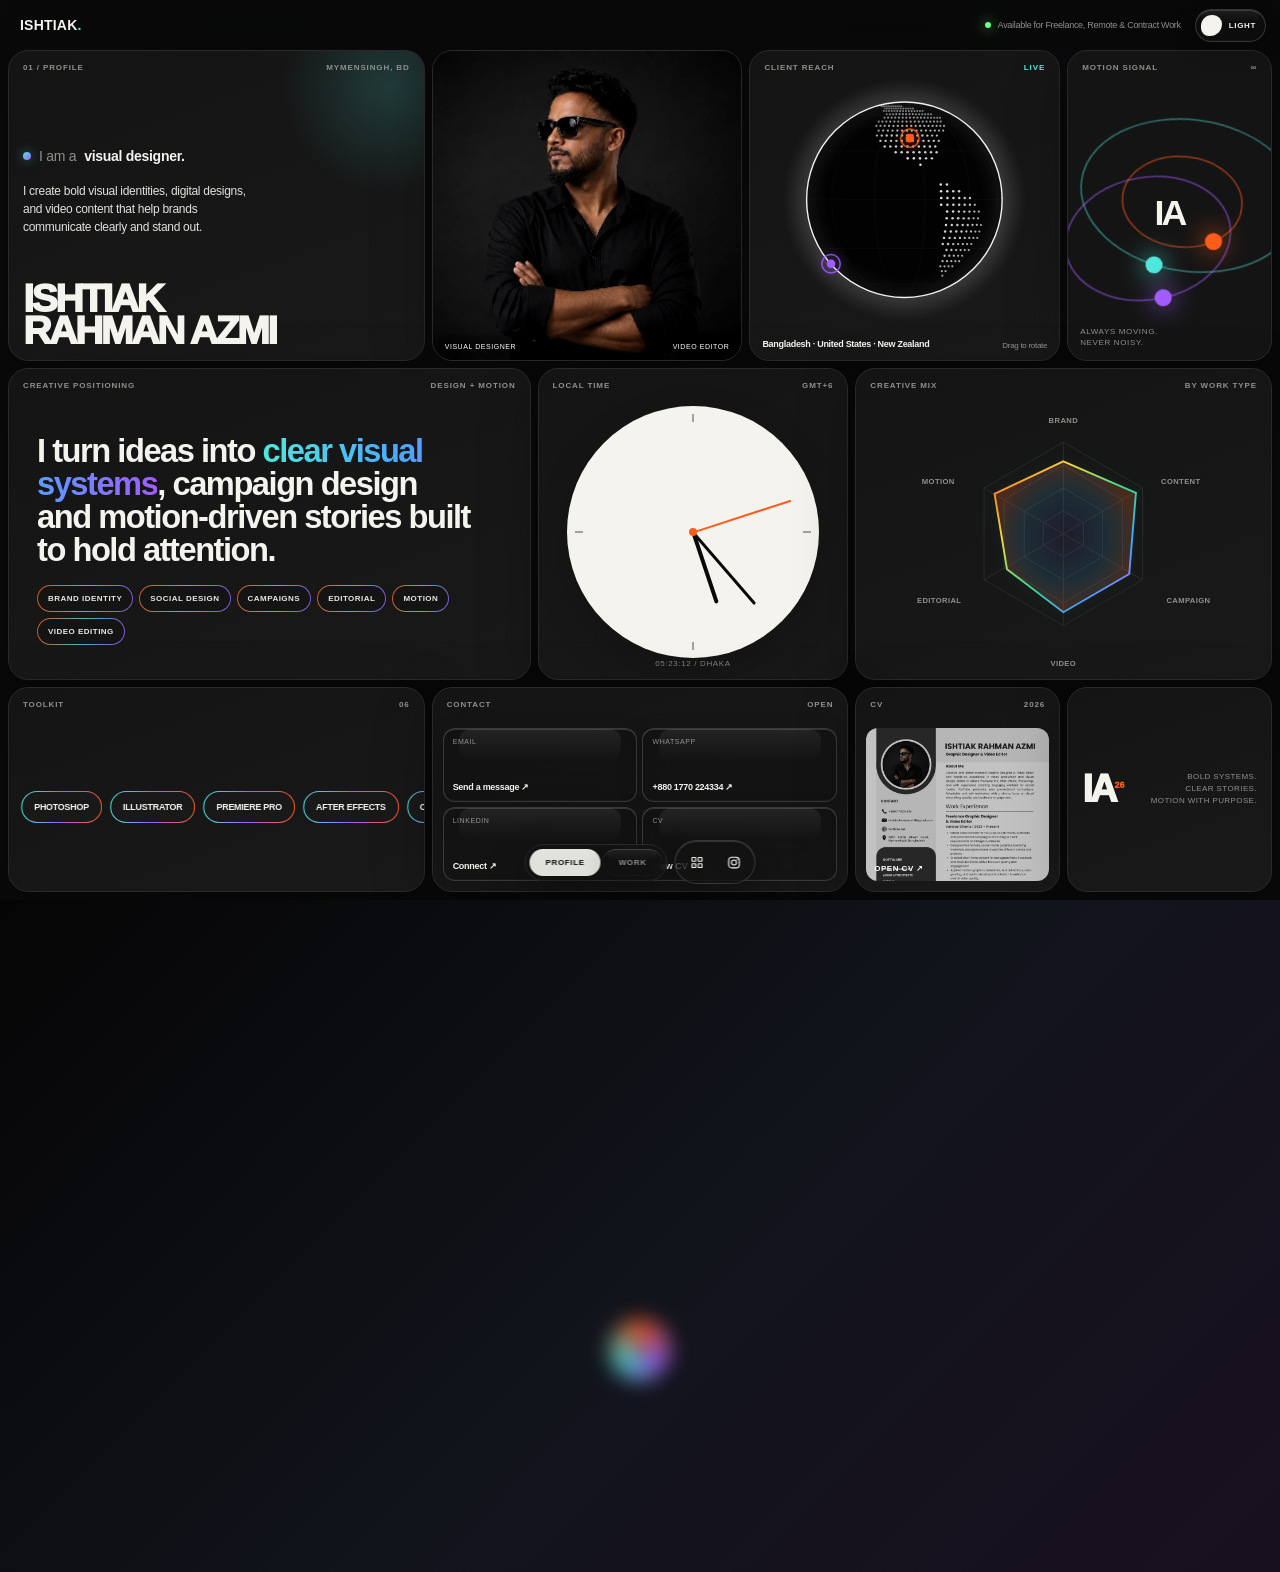
<file: index.html>
<!doctype html>
<html lang="en" data-theme="dark">
<head>
  <meta charset="utf-8" />
  <meta name="viewport" content="width=device-width, initial-scale=1" />
  <meta name="description" content="Portfolio of Ishtiak Rahman Azmi — Visual Designer & Video Editor." />
  <meta name="theme-color" content="#090909" />
  <title>Ishtiak Rahman Azmi — Visual Designer & Video Editor</title>
  <link rel="icon" type="image/svg+xml" href="favicon.svg?v=3" />
  <link rel="canonical" href="https://ishtiakrahmanazmi.github.io/" />
<meta name="google-site-verification" content="FWdW4SpblJh7jqUW-KXr2Nm4MtzYyu2Vf484Ez4yv-M" />
<!-- Social sharing preview -->
<meta property="og:type" content="website" />
<meta property="og:title" content="Ishtiak Rahman Azmi | Visual Designer & Video Editor" />
<meta property="og:description" content="Portfolio of Ishtiak Rahman Azmi, featuring brand identity, campaign design, motion and video work." />
<meta property="og:url" content="https://ishtiakrahmanazmi.github.io/" />
<meta property="og:image" content="https://ishtiakrahmanazmi.github.io/og-image.png" />
<meta property="og:image:width" content="1200" />
<meta property="og:image:height" content="630" />
<meta property="og:image:type" content="image/png" />

<!-- X / Twitter preview -->
<meta name="twitter:card" content="summary_large_image" />
<meta name="twitter:title" content="Ishtiak Rahman Azmi | Visual Designer & Video Editor" />
<meta name="twitter:description" content="Portfolio featuring brand identity, campaign design, motion and video work." />
<meta name="twitter:image" content="https://ishtiakrahmanazmi.github.io/og-image.png" />
  <link rel="stylesheet" href="styles.css" />
</head>
<body>
  <a class="skip-link" href="#main">Skip to content</a>
  <div class="noise" aria-hidden="true"></div>
  <div class="page-transition" id="pageTransition" aria-hidden="true"><span></span></div>

  <div class="site-shell">
    <header class="topbar">
      <button class="brand-button" data-view="profile" aria-label="Open profile view">ISHTIAK<span>.</span></button>
      <div class="topbar-right">
        <div class="availability"><i></i>Available for Freelance, Remote & Contract Work</div>
        
        <button class="theme-toggle" id="themeToggle" aria-label="Toggle light and dark theme"><b></b><span>LIGHT</span></button>
      </div>
    </header>

    <main id="main">
      <section class="view active" id="profileView" data-view-name="profile">
        <h1 class="sr-only">Ishtiak Rahman Azmi — Visual Designer & Video Editor</h1>

        <section class="dashboard-grid" aria-label="Portfolio profile dashboard">
          <article class="dash-card intro-card g-intro reveal">
            <div class="card-top"><span>01 / PROFILE</span><span>Mymensingh, BD</span></div>
            <div class="intro-main">
              <div class="role-line"><i></i><span>I am a</span><strong id="roleText">visual designer.</strong></div>
              <p class="intro-copy">I create bold visual identities, digital designs, and video content that help brands communicate clearly and stand out.</p>
            </div>
            <div class="intro-name">ISHTIAK<br>RAHMAN AZMI</div>
          </article>

          <article class="dash-card portrait-card g-portrait reveal">
            <img src="assets/images/portrait.webp" alt="Ishtiak Rahman Azmi" />
            <div class="portrait-footer"><span>VISUAL DESIGNER</span><span>VIDEO EDITOR</span></div>
          </article>

          <article class="dash-card globe-card g-globe reveal">
            <div class="card-top"><span>CLIENT REACH</span><span class="live-chip">LIVE</span></div>
            <canvas id="globeCanvas" aria-label="Interactive globe showing client reach in Bangladesh, United States and New Zealand"></canvas>
            <div class="globe-footer"><strong>Bangladesh · United States · New Zealand</strong><span>Drag to rotate</span></div>
          </article>

          <article class="dash-card kinetic-card g-kinetic reveal" aria-label="Continuous motion visual">
            <div class="card-top"><span>MOTION SIGNAL</span><span>∞</span></div>
            <div class="kinetic-orbit" aria-hidden="true">
              <svg class="kinetic-svg" viewBox="0 0 220 220" aria-hidden="true">
                <defs>
                  <path id="motionPathA" d="M20 110 A90 62 0 1 0 200 110 A90 62 0 1 0 20 110"/>
                  <path id="motionPathB" d="M42 110 A68 50 0 1 0 178 110 A68 50 0 1 0 42 110"/>
                  <path id="motionPathC" d="M61 110 A49 37 0 1 0 159 110 A49 37 0 1 0 61 110"/>
                </defs>
                <g class="motion-orbit orbit-a-svg" transform="rotate(8 110 110)"><use href="#motionPathA"/><circle r="7" class="motion-dot dot-a"><animateMotion dur="7s" repeatCount="indefinite"><mpath href="#motionPathA"/></animateMotion></circle></g>
                <g class="motion-orbit orbit-b-svg" transform="rotate(-10 110 110)"><use href="#motionPathB"/><circle r="7" class="motion-dot dot-b"><animateMotion dur="5.5s" repeatCount="indefinite"><mpath href="#motionPathB"/></animateMotion></circle></g>
                <g class="motion-orbit orbit-c-svg" transform="rotate(5 110 110)"><use href="#motionPathC"/><circle r="7" class="motion-dot dot-c"><animateMotion dur="4s" repeatCount="indefinite"><mpath href="#motionPathC"/></animateMotion></circle></g>
              </svg>
              <b>IA</b>
            </div>
            <div class="kinetic-caption">Always moving.<br>Never noisy.</div>
          </article>

          <article class="dash-card statement-card g-statement reveal">
            <div class="card-top"><span>CREATIVE POSITIONING</span><span>DESIGN + MOTION</span></div>
            <p>I turn ideas into <em>clear visual systems</em>, campaign design and motion-driven stories built to hold attention.</p>
            <div class="skill-cloud" aria-label="Capabilities">
              <span>Brand Identity</span><span>Social Design</span><span>Campaigns</span><span>Editorial</span><span>Motion</span><span>Video Editing</span>
            </div>
          </article>

          <article class="dash-card clock-card g-clock reveal">
            <div class="card-top"><span>LOCAL TIME</span><span>GMT+6</span></div>
            <div class="clock-stage">
              <div class="analog-clock" aria-hidden="true">
                <i class="tick t12"></i><i class="tick t3"></i><i class="tick t6"></i><i class="tick t9"></i>
                <span class="hand hour-hand" id="hourHand"></span><span class="hand minute-hand" id="minuteHand"></span><span class="hand second-hand" id="secondHand"></span><b class="clock-pin"></b>
              </div>
            </div>
            <div class="clock-footer" id="digitalClock">--:--:-- / DHAKA</div>
          </article>

          <article class="dash-card radar-card g-radar reveal">
            <div class="card-top"><span>CREATIVE MIX</span><span>BY WORK TYPE</span></div>
            <div class="radar-stage">
              <svg viewBox="0 0 360 280" role="img" aria-label="Creative skill radar chart">
                <defs>
                  <linearGradient id="radarStroke" x1="0" y1="0" x2="1" y2="1"><stop offset="0" stop-color="#ff5b1a"/><stop offset=".28" stop-color="#f0d93e"/><stop offset=".54" stop-color="#37de8d"/><stop offset=".76" stop-color="#41a5ff"/><stop offset="1" stop-color="#d45cff"/></linearGradient>
                  <radialGradient id="radarFill"><stop offset="0" stop-color="#8f58ff" stop-opacity=".08"/><stop offset=".55" stop-color="#44b7ff" stop-opacity=".12"/><stop offset="1" stop-color="#ff5b1a" stop-opacity=".22"/></radialGradient>
                </defs>
                <g class="radar-grid" transform="translate(180 135)">
                  <polygon points="0,-96 83,-48 83,48 0,96 -83,48 -83,-48"/>
                  <polygon points="0,-72 62,-36 62,36 0,72 -62,36 -62,-36"/>
                  <polygon points="0,-48 41,-24 41,24 0,48 -41,24 -41,-24"/>
                  <polygon points="0,-24 21,-12 21,12 0,24 -21,12 -21,-12"/>
                  <line x1="0" y1="0" x2="0" y2="-96"/><line x1="0" y1="0" x2="83" y2="-48"/><line x1="0" y1="0" x2="83" y2="48"/><line x1="0" y1="0" x2="0" y2="96"/><line x1="0" y1="0" x2="-83" y2="48"/><line x1="0" y1="0" x2="-83" y2="-48"/>
                  <polygon class="radar-fill" points="0,-76 76,-43 69,42 0,82 -59,37 -72,-42"/>
                </g>
                <g class="radar-labels"><text x="180" y="19">BRAND</text><text x="303" y="83">CONTENT</text><text x="311" y="207">CAMPAIGN</text><text x="180" y="273">VIDEO</text><text x="50" y="207">EDITORIAL</text><text x="49" y="83">MOTION</text></g>
              </svg>
            </div>
          </article>

          <article class="dash-card toolkit-card g-tools reveal">
            <div class="card-top"><span>TOOLKIT</span><span>06</span></div>
            <div class="tool-marquee"><div class="tool-track">
              <div class="tool-set"><span>PHOTOSHOP</span><span>ILLUSTRATOR</span><span>PREMIERE PRO</span><span>AFTER EFFECTS</span><span>CANVA</span><span>CAPCUT</span></div>
              <div class="tool-set" aria-hidden="true"><span>PHOTOSHOP</span><span>ILLUSTRATOR</span><span>PREMIERE PRO</span><span>AFTER EFFECTS</span><span>CANVA</span><span>CAPCUT</span></div>
            </div></div>
          </article>

          <article class="dash-card contact-card g-contact reveal">
            <div class="card-top"><span>CONTACT</span><span>OPEN</span></div>
            <div class="contact-grid">
              <a href="mailto:ishtiakrahmanazmiiiiiii@gmail.com"><span>Email</span><strong>Send a message ↗</strong></a>
              <a href="https://wa.me/8801770224334" target="_blank" rel="noopener"><span>WhatsApp</span><strong>+880 1770 224334 ↗</strong></a>
              <a href="https://www.linkedin.com/in/ishtiak-rahman-azmi-281227393" target="_blank" rel="noopener"><span>LinkedIn</span><strong>Connect ↗</strong></a>
              <button type="button" id="openCv"><span>CV</span><strong>View CV ↗</strong></button>
            </div>
          </article>

          <article class="dash-card cv-card g-cv reveal" id="cvQuick">
            <div class="card-top"><span>CV</span><span>2026</span></div>
            <button type="button" class="cv-preview-btn" id="openCv2"><img src="assets/cv/cv-preview.webp" alt="Preview of Ishtiak Rahman Azmi CV"/><span>OPEN CV ↗</span></button>
          </article>

          <article class="dash-card signature-card g-signature reveal"><div class="signature-mark">IA<sup>26</sup></div><p>Bold systems.<br>Clear stories.<br>Motion with purpose.</p></article>
        </section>

        <section class="testimonials-section reveal" id="testimonials">
          <div class="section-head compact-head">
            <div><span class="section-kicker">02 / CLIENT FEEDBACK</span><h2>TRUST BUILT THROUGH<br><em>REAL COLLABORATION.</em></h2></div>
            <p>Five client perspectives across research, software, YouTube, vlogging and podcast work.</p>
          </div>
          <div class="client-marquee" aria-label="Client and collaborator logos"><div class="client-track" id="clientLogoTrack"></div></div>
          <div class="testimonial-stage">
            <div class="testimonial-main" id="testimonialMain"></div>
            <div class="testimonial-side" id="testimonialSide"></div>
          </div>
          <div class="testimonial-controls"><button id="testimonialPrev" aria-label="Previous testimonial">←</button><div id="testimonialDots"></div><button id="testimonialNext" aria-label="Next testimonial">→</button></div>
        </section>
      </section>

      <section class="view" id="workView" data-view-name="work">
        <section class="work-hero reveal">
          <div><span class="section-kicker">03 / SELECTED WORK</span><h2>DESIGN THAT<br><em>EARNS ATTENTION.</em></h2></div>
          <p>Five highlighted projects first. Everything else follows once only, arranged as a dense visual wall with no unnecessary empty space.</p>
        </section>

        <section class="featured-wrap reveal">
          <div class="featured-grid" id="featuredGrid"></div>
        </section>

        <section class="all-work reveal">
          <div class="section-head compact-head">
            <div><span class="section-kicker">FULL GRAPHICS PORTFOLIO</span><h2>STAND-ALONE WORK.<br><em>NO DUPLICATES.</em></h2></div>
            <p>Client work and concept projects are clearly labeled. Click any card for its full project brief, direction and supporting visuals.</p>
          </div>
          <div class="filters" id="filters"></div>
          <div class="masonry" id="projectGrid"></div>
        </section>

        <section class="video-section reveal" id="videoWork">
          <div class="section-head compact-head">
            <div><span class="section-kicker">04 / VIDEO & MOTION</span><h2>EDITING WITH<br><em>RHYTHM & INTENT.</em></h2></div>
            <p>Client work is labeled separately from practice work. The section now includes five pieces, including the Dr. Bones YouTube feature.</p>
          </div>
          <div class="video-grid" id="videoGrid"></div>
        </section>

        

        <section class="work-footer reveal">
          <p>Need visual design, campaign assets or edited video content?</p>
          <div><a href="mailto:ishtiakrahmanazmiiiiiii@gmail.com">START A PROJECT ↗</a><button type="button" id="openCv3">VIEW CV ↗</button></div>
        </section>
      </section>
<section class="view" id="galleryView" data-view-name="gallery">

  <section class="vibing-gallery-section reveal" id="vibingGallery">
    <div class="section-head compact-head">
      <div>
        <span class="section-kicker">VIBING GALLERY</span>
        <h2>VISUALS IN<br><em>FULL FLOW.</em></h2>
      </div>

      <p>
        A curated wall of typography, concept identity,
        editing studies, case-study visuals and motion experiments.
      </p>
    </div>

    <div
      class="vibing-wall"
      id="vibingWall"
      aria-label="Vibing Gallery curated design and motion work">
    </div>
  </section>

</section>
    </main>

    <div class="dock-cluster">

  <nav class="mode-dock" aria-label="Portfolio section switcher">

    <button class="mode-btn active" data-mode="profile" type="button">
      PROFILE
    </button>

    <button class="mode-btn" data-mode="work" type="button">
      WORK
    </button>

  </nav>


  <div class="dock-actions" aria-label="Portfolio quick links">

    <button
      class="dock-icon-btn"
      data-mode="gallery"
      type="button"
      aria-label="Open Vibing Gallery"
      title="Vibing Gallery">

      <svg viewBox="0 0 24 24" aria-hidden="true">
        <rect x="4" y="4" width="6" height="6" rx="1"
          fill="none" stroke="currentColor" stroke-width="1.8"/>
        <rect x="14" y="4" width="6" height="6" rx="1"
          fill="none" stroke="currentColor" stroke-width="1.8"/>
        <rect x="4" y="14" width="6" height="6" rx="1"
          fill="none" stroke="currentColor" stroke-width="1.8"/>
        <rect x="14" y="14" width="6" height="6" rx="1"
          fill="none" stroke="currentColor" stroke-width="1.8"/>
      </svg>

    </button>


    <a
      class="dock-icon-btn"
      href="https://www.instagram.com/ishtiak_rahman_azmi?stkn=MXE0Mm1pc3h0dDZiYQ%3D%3D&amp;utm_source=qr"
      target="_blank"
      rel="noopener"
      aria-label="Open Instagram"
      title="Instagram">

      <svg viewBox="0 0 24 24" aria-hidden="true">
        <rect x="3.5" y="3.5" width="17" height="17" rx="5"
          fill="none" stroke="currentColor" stroke-width="1.8"/>
        <circle cx="12" cy="12" r="4"
          fill="none" stroke="currentColor" stroke-width="1.8"/>
        <circle cx="17.4" cy="6.7" r="1.1" fill="currentColor"/>
      </svg>

    </a>

  </div>

</div>

    <footer class="footer"><span>© 2026 ISHTIAK RAHMAN AZMI</span><span>VISUAL DESIGNER & VIDEO EDITOR</span></footer>
  </div>

  <dialog class="cv-modal" id="cvModal">
    <button class="modal-close" id="closeCv" aria-label="Close CV">×</button>
    <div class="cv-modal-inner"><img src="assets/cv/Ishtiak_Rahman_Azmi_CV.png" alt="Ishtiak Rahman Azmi CV"/><div class="cv-actions"><a href="assets/cv/Ishtiak_Rahman_Azmi_CV.png" download>DOWNLOAD CV ↓</a><button type="button" id="closeCv2">CLOSE</button></div></div>
  </dialog>

  <script src="data.js"></script>
  <script src="script.js"></script>
</body>
</html>
</file>
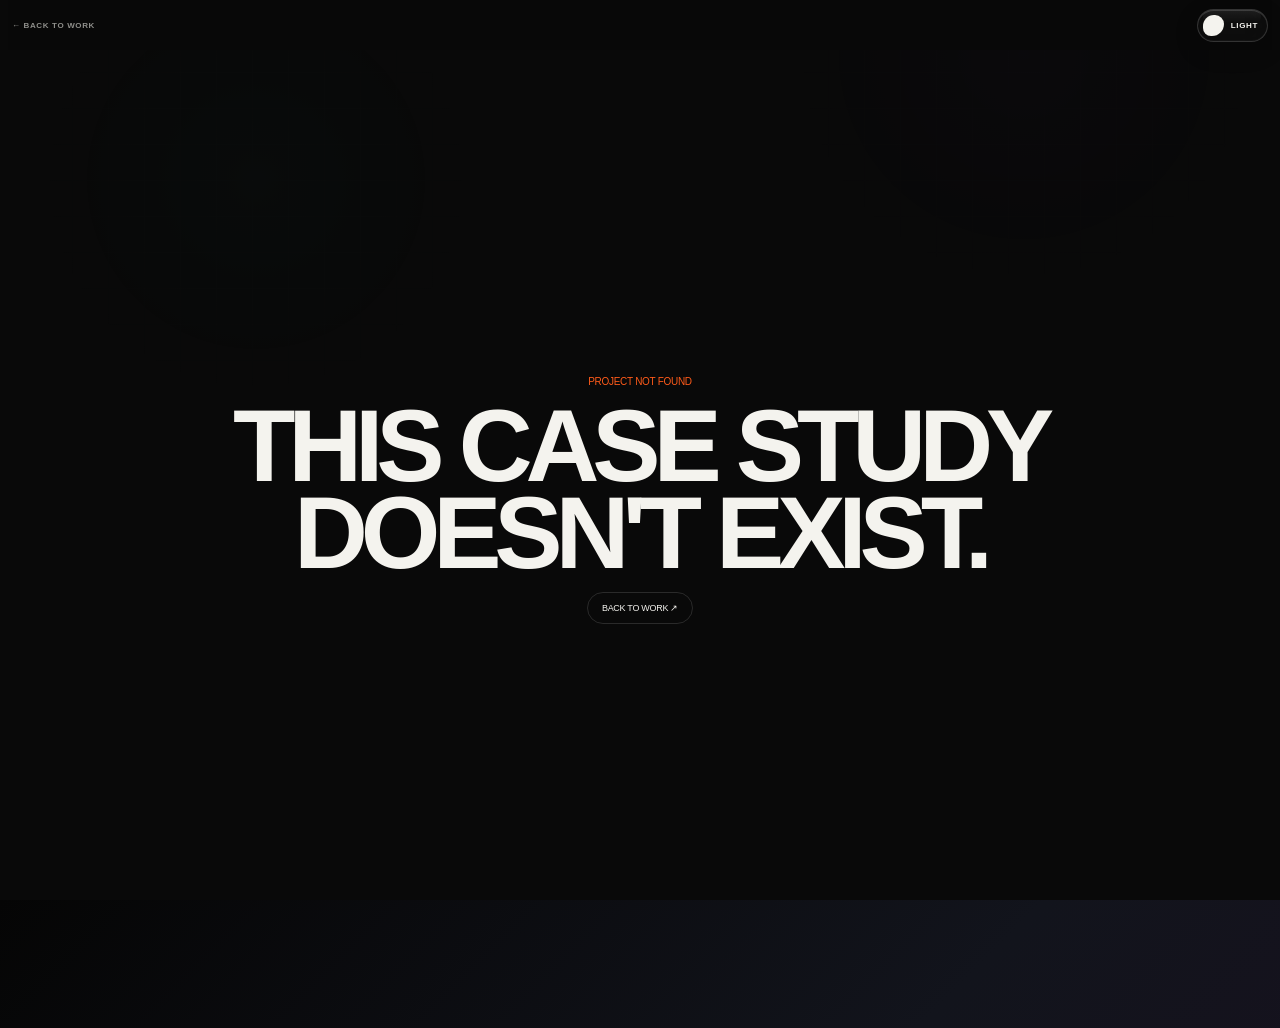
<file: project.html>
<!doctype html>
<html lang="en" data-theme="dark">
<head>
  <meta charset="utf-8" />
  <meta name="viewport" content="width=device-width, initial-scale=1" />
  <meta name="theme-color" content="#090909" />
  <title>Project — Ishtiak Rahman Azmi</title>
  <link rel="stylesheet" href="styles.css" />
</head>
<body>
  <div class="noise" aria-hidden="true"></div>
  <div class="page-transition" id="pageTransition" aria-hidden="true"><span></span></div>
  <div class="project-shell">
    <header class="project-nav"><a class="nav-back internal-link" href="index.html#work">← BACK TO WORK</a><div><button class="theme-toggle" id="themeToggle" aria-label="Toggle light and dark theme"><b></b><span>LIGHT</span></button></div></header>
    <main id="projectApp"></main>
    <footer class="footer"><span>ISHTIAK RAHMAN AZMI</span><span>PROJECT CASE STUDY</span></footer>
  </div>
  <script src="data.js"></script>
  <script src="script.js"></script>
</body>
</html>
</file>
<file: styles.css>
:root{
  --bg:#090909;--panel:#141414;--panel-2:#191919;--panel-3:#202020;--text:#f4f3ee;--muted:#8f8f8b;--line:#2a2a2a;
  --orange:#ff5b1a;--cyan:#4ee7dc;--blue:#4ca7ff;--violet:#a15cff;--lime:#a7ff8a;
  --radius:20px;--gap:7px;--ease:cubic-bezier(.18,.76,.18,1);--shadow:0 18px 60px rgba(0,0,0,.26)
}
html[data-theme="light"]{--bg:#e8e8e3;--panel:#f5f5f1;--panel-2:#fff;--panel-3:#efefeb;--text:#111;--muted:#686866;--line:#d6d6d0;--shadow:0 18px 46px rgba(0,0,0,.08)}
*{box-sizing:border-box}html{scroll-behavior:smooth}body{margin:0;background:var(--bg);color:var(--text);font-family:Arial,Helvetica,sans-serif;letter-spacing:-.018em;transition:background .55s var(--ease),color .55s var(--ease)}a{color:inherit;text-decoration:none}button{font:inherit;color:inherit}img,video{display:block;max-width:100%}.sr-only{position:absolute!important;width:1px!important;height:1px!important;padding:0!important;margin:-1px!important;overflow:hidden!important;clip:rect(0,0,0,0)!important;white-space:nowrap!important;border:0!important}.skip-link{position:fixed;left:-999px;top:10px;z-index:999;background:var(--text);color:var(--bg);padding:10px 14px;border-radius:10px}.skip-link:focus{left:10px}.noise{position:fixed;inset:0;z-index:-1;pointer-events:none;opacity:.2;background-image:radial-gradient(circle at 20% 20%,rgba(78,231,220,.07),transparent 18%),radial-gradient(circle at 80% 6%,rgba(161,92,255,.08),transparent 18%),linear-gradient(rgba(255,255,255,.012) 1px,transparent 1px),linear-gradient(90deg,rgba(255,255,255,.012) 1px,transparent 1px);background-size:auto,auto,36px 36px,36px 36px}.site-shell,.project-shell{width:100%;padding:0 8px 18px}.topbar,.project-nav{height:50px;display:flex;align-items:center;justify-content:space-between;position:sticky;top:0;z-index:80;background:color-mix(in srgb,var(--bg) 84%,transparent);backdrop-filter:blur(16px);-webkit-backdrop-filter:blur(16px);padding:0 6px}.brand-button{border:0;background:none;font-weight:900;letter-spacing:.015em;cursor:pointer;font-size:14px}.brand-button span{color:var(--cyan)}.topbar-right{display:flex;align-items:center;gap:14px}.availability{font-size:9px;color:var(--muted);display:flex;gap:7px;align-items:center}.availability i{width:6px;height:6px;border-radius:50%;background:#6cff84;box-shadow:0 0 14px #6cff84}.theme-toggle{border:1px solid var(--line);background:var(--panel);border-radius:999px;padding:5px 9px 5px 5px;display:flex;align-items:center;gap:7px;cursor:pointer;box-shadow:var(--shadow)}.theme-toggle b{width:21px;height:21px;background:var(--text);display:block;border-radius:55% 45% 60% 40%;transition:.45s var(--ease)}.theme-toggle:hover b{transform:rotate(55deg);border-radius:37% 63% 44% 56%}.theme-toggle span{font-size:8px;font-weight:900;letter-spacing:.08em}.view{display:none}.view.active{display:block}.page-transition{position:fixed;inset:0;z-index:500;pointer-events:none;transform:translateY(100%);background:linear-gradient(135deg,#050505,#12141c 48%,#1a0f20);transition:transform .7s var(--ease)}.page-transition span{position:absolute;left:50%;top:50%;width:62px;height:62px;border-radius:50%;transform:translate(-50%,-50%);background:conic-gradient(var(--orange),var(--violet),var(--cyan),var(--orange));filter:blur(10px);opacity:.8;animation:spin 1.4s linear infinite}.page-transition.active{transform:translateY(0)}.page-transition.exit{transform:translateY(-100%)}@keyframes spin{to{transform:translate(-50%,-50%) rotate(360deg)}}

/* dashboard */
.dashboard-grid{display:grid;grid-template-columns:repeat(12,minmax(0,1fr));grid-template-rows:repeat(8,minmax(0,1fr));gap:var(--gap);height:calc(100svh - 58px);min-height:700px}.dash-card{position:relative;overflow:hidden;border:1px solid var(--line);border-radius:var(--radius);background:linear-gradient(160deg,var(--panel),var(--panel-2));box-shadow:var(--shadow);min-width:0}.dash-card:after{content:"";position:absolute;inset:0;pointer-events:none;background:linear-gradient(115deg,transparent 0 44%,rgba(255,255,255,.018) 50%,transparent 56%);transform:translateX(-120%);transition:transform 1s var(--ease)}.dash-card:hover:after{transform:translateX(120%)}.g-intro{grid-column:span 4;grid-row:span 3}.g-portrait{grid-column:span 3;grid-row:span 3}.g-globe{grid-column:span 3;grid-row:span 3}.g-kinetic{grid-column:span 2;grid-row:span 3}.g-statement{grid-column:span 5;grid-row:span 3}.g-clock{grid-column:span 3;grid-row:span 3}.g-radar{grid-column:span 4;grid-row:span 3}.g-tools{grid-column:span 4;grid-row:span 2}.g-contact{grid-column:span 4;grid-row:span 2}.g-cv{grid-column:span 2;grid-row:span 2}.g-signature{grid-column:span 2;grid-row:span 2}.card-top{height:36px;padding:12px 14px 0;display:flex;justify-content:space-between;gap:10px;color:var(--muted);font-size:8px;font-weight:900;letter-spacing:.11em;text-transform:uppercase;position:relative;z-index:4}.live-chip{color:var(--cyan)}
.intro-card{padding-bottom:12px;display:flex;flex-direction:column;justify-content:space-between}.intro-main{padding:8px 14px 0}.role-line{display:flex;align-items:center;gap:8px;font-size:clamp(14px,1.05vw,18px);color:var(--muted);min-height:28px}.role-line i{width:8px;height:8px;border-radius:50%;background:linear-gradient(135deg,var(--cyan),var(--violet));box-shadow:0 0 12px rgba(78,231,220,.5)}.role-line strong{color:var(--text);font-weight:700}.intro-copy{font-size:clamp(12px,.9vw,15px);line-height:1.5;color:color-mix(in srgb,var(--text) 82%,var(--muted));max-width:34ch;margin:12px 0 0}.intro-name{font-size:clamp(30px,3.1vw,56px);font-weight:950;line-height:.81;letter-spacing:-.07em;padding:0 14px 2px;position:relative;z-index:2}.intro-card:before{content:"";position:absolute;right:-80px;top:-80px;width:230px;height:230px;background:radial-gradient(circle,rgba(78,231,220,.18),transparent 66%);animation:floaty 7s ease-in-out infinite}@keyframes floaty{50%{transform:translate(-18px,20px) scale(1.1)}}
.portrait-card img{width:100%;height:100%;object-fit:cover;filter:saturate(.86) contrast(1.04);transition:transform .9s var(--ease),filter .9s var(--ease)}.portrait-card:hover img{transform:scale(1.035);filter:saturate(.94) contrast(1.06)}.portrait-footer{position:absolute;left:12px;right:12px;bottom:10px;display:flex;justify-content:space-between;gap:10px;color:#fff;font-size:7px;letter-spacing:.08em;text-transform:uppercase;text-shadow:0 2px 15px #000;z-index:2}
.globe-card{background:radial-gradient(circle at 50% 45%,color-mix(in srgb,var(--panel-3) 65%,transparent),var(--panel))}.globe-card canvas{position:absolute;left:0;right:0;top:28px;width:100%;height:calc(100% - 68px);cursor:grab}.globe-card canvas:active{cursor:grabbing}.globe-footer{position:absolute;left:12px;right:12px;bottom:10px;display:flex;justify-content:space-between;gap:10px;align-items:flex-end;z-index:3}.globe-footer strong{font-size:9px;line-height:1.3}.globe-footer span{font-size:8px;color:var(--muted)}
.kinetic-card{background:radial-gradient(circle at 50% 46%,#1f182b 0%,var(--panel) 68%)}.kinetic-orbit{position:absolute;left:50%;top:52%;width:min(15vw,180px);aspect-ratio:1;transform:translate(-50%,-50%);display:grid;place-items:center}.kinetic-orbit b{font-size:clamp(24px,2.2vw,42px);letter-spacing:-.08em;z-index:3}.orbit-ring{position:absolute;inset:0;border-radius:50%;border:1px solid color-mix(in srgb,var(--line) 68%,transparent)}.ring-a{animation:orbitA 7s linear infinite;border-color:rgba(78,231,220,.35)}.ring-b{inset:13%;animation:orbitB 5.5s linear infinite;border-color:rgba(161,92,255,.4)}.ring-c{inset:27%;animation:orbitA 4s linear infinite reverse;border-color:rgba(255,91,26,.42)}.orb{position:absolute;width:13px;height:13px;border-radius:50%;filter:blur(.2px);box-shadow:0 0 20px currentColor}.orb-a{color:var(--cyan);background:currentColor;left:4%;top:46%;animation:orbA 7s linear infinite}.orb-b{color:var(--violet);background:currentColor;right:12%;top:18%;animation:orbB 5.5s linear infinite}.orb-c{color:var(--orange);background:currentColor;left:42%;bottom:3%;animation:orbC 4s linear infinite}@keyframes orbitA{to{transform:rotate(360deg) scaleX(.78)}}@keyframes orbitB{to{transform:rotate(-360deg) scaleY(.72)}}@keyframes orbA{to{transform:rotate(360deg) translateX(6px)}}@keyframes orbB{to{transform:rotate(-360deg) translateY(8px)}}@keyframes orbC{to{transform:rotate(360deg) translate(7px,-5px)}}.kinetic-caption{position:absolute;left:12px;bottom:12px;color:var(--muted);font-size:8px;line-height:1.4;text-transform:uppercase;letter-spacing:.08em}
.statement-card{padding-bottom:12px}.statement-card p{margin:10px 14px 12px;font-size:clamp(18px,1.9vw,33px);line-height:1.05;letter-spacing:-.045em;font-weight:760;max-width:29ch}.statement-card em,.section-head em,.work-hero em,.project-title em{font-style:normal;background:linear-gradient(90deg,var(--cyan),var(--blue),var(--violet));-webkit-background-clip:text;background-clip:text;color:transparent}.skill-cloud{display:flex;gap:6px;flex-wrap:wrap;padding:0 14px}.skill-cloud span{font-size:8px;font-weight:800;letter-spacing:.06em;text-transform:uppercase;padding:8px 10px;border-radius:999px;background:linear-gradient(var(--panel),var(--panel)) padding-box,linear-gradient(100deg,rgba(255,91,26,.85),rgba(78,231,220,.8),rgba(161,92,255,.8)) border-box;border:1px solid transparent;color:color-mix(in srgb,var(--text) 88%,var(--muted))}
.clock-card{display:flex;flex-direction:column}.clock-stage{flex:1;display:grid;place-items:center}.analog-clock{width:min(13vw,155px);aspect-ratio:1;border-radius:50%;background:var(--text);position:relative;box-shadow:0 14px 36px rgba(0,0,0,.18)}.hand{position:absolute;left:50%;bottom:50%;transform-origin:50% 100%;border-radius:5px;background:var(--bg)}.hour-hand{width:4px;height:30%;margin-left:-2px}.minute-hand{width:3px;height:38%;margin-left:-1.5px}.second-hand{width:1.5px;height:41%;margin-left:-.75px;background:var(--orange)}.clock-pin{position:absolute;left:50%;top:50%;width:8px;height:8px;border-radius:50%;background:var(--orange);transform:translate(-50%,-50%)}.tick{position:absolute;background:var(--bg);opacity:.35}.t12,.t6{left:50%;width:2px;height:8px;margin-left:-1px}.t12{top:8px}.t6{bottom:8px}.t3,.t9{top:50%;width:8px;height:2px;margin-top:-1px}.t3{right:8px}.t9{left:8px}.clock-footer{text-align:center;color:var(--muted);font-size:8px;letter-spacing:.08em;padding-bottom:11px;font-variant-numeric:tabular-nums}
.radar-stage{height:calc(100% - 36px);display:grid;place-items:center;padding:0 4px 6px}.radar-stage svg{width:100%;height:100%}.radar-grid polygon,.radar-grid line{fill:none;stroke:var(--line);stroke-width:1}.radar-grid .radar-fill{fill:url(#radarFill);stroke:url(#radarStroke);stroke-width:2;filter:drop-shadow(0 0 8px rgba(78,231,220,.15));animation:radarPulse 5s ease-in-out infinite}.radar-labels text{fill:var(--muted);font-size:8px;font-weight:900;text-anchor:middle;letter-spacing:.05em}@keyframes radarPulse{50%{filter:drop-shadow(0 0 16px rgba(161,92,255,.25));opacity:.83}}
.toolkit-card{display:flex;flex-direction:column}.tool-marquee{flex:1;overflow:hidden;display:flex;align-items:center}.tool-track{display:flex;align-items:center;gap:8px;width:max-content;animation:toolMove 24s linear infinite;padding-left:12px}.tool-track span{font-size:9px;font-weight:900;padding:10px 12px;border-radius:999px;border:1px solid transparent;background:linear-gradient(var(--panel-2),var(--panel-2)) padding-box,linear-gradient(90deg,var(--cyan),var(--violet),var(--orange)) border-box;white-space:nowrap}@keyframes toolMove{to{transform:translateX(-50%)}}
.contact-card{display:flex;flex-direction:column}.contact-grid{display:grid;grid-template-columns:1fr 1fr;gap:5px;padding:4px 10px 10px;flex:1}.contact-grid a,.contact-grid button{background:var(--panel-3);border:1px solid var(--line);border-radius:12px;padding:9px;text-align:left;display:flex;flex-direction:column;justify-content:space-between;cursor:pointer;min-width:0}.contact-grid span{font-size:7px;text-transform:uppercase;letter-spacing:.08em;color:var(--muted)}.contact-grid strong{font-size:9px;white-space:nowrap;overflow:hidden;text-overflow:ellipsis}.contact-grid a:hover,.contact-grid button:hover{border-color:color-mix(in srgb,var(--cyan) 32%,var(--line))}.cv-card{display:flex;flex-direction:column}.cv-preview-btn{border:0;background:none;padding:4px 10px 10px;position:relative;flex:1;cursor:pointer;overflow:hidden}.cv-preview-btn img{width:100%;height:100%;object-fit:cover;object-position:top;border-radius:12px;filter:saturate(.5) brightness(.76);transition:.45s var(--ease)}.cv-preview-btn span{position:absolute;left:18px;bottom:18px;font-size:8px;font-weight:900;color:#fff;letter-spacing:.06em}.cv-preview-btn:hover img{filter:saturate(.9) brightness(.9);transform:scale(1.02)}.signature-card{display:flex;align-items:center;justify-content:space-between;padding:14px}.signature-mark{font-size:clamp(30px,3vw,52px);font-weight:950;letter-spacing:-.08em}.signature-mark sup{font-size:9px;color:var(--orange);letter-spacing:0}.signature-card p{margin:0;text-align:right;font-size:8px;line-height:1.5;color:var(--muted);text-transform:uppercase;letter-spacing:.05em}

/* section headings */
.testimonials-section,.all-work,.video-section{padding:58px 0 0}.section-head,.work-hero{display:grid;grid-template-columns:1.2fr .8fr;gap:40px;align-items:end;padding:0 4px 18px}.section-kicker{font-size:8px;text-transform:uppercase;letter-spacing:.12em;color:var(--muted);font-weight:900}.section-head h2,.work-hero h2{margin:9px 0 0;font-size:clamp(34px,4.5vw,78px);line-height:.86;letter-spacing:-.065em}.section-head p,.work-hero p{margin:0;color:var(--muted);font-size:12px;line-height:1.6;max-width:56ch}.compact-head h2{font-size:clamp(30px,3.8vw,64px)}
.client-marquee{border:1px solid var(--line);background:var(--panel);border-radius:15px;overflow:hidden;margin:0 4px 7px}.client-track{display:flex;width:max-content;animation:clientMove 28s linear infinite}.client-item{display:flex;align-items:center;gap:12px;min-width:280px;padding:14px 20px;border-right:1px solid var(--line)}.client-item img{width:90px;height:42px;object-fit:contain}.client-item b{font-size:9px;color:var(--muted);text-transform:uppercase;letter-spacing:.06em}@keyframes clientMove{to{transform:translateX(-50%)}}
.testimonial-stage{display:grid;grid-template-columns:1.4fr .6fr;gap:7px}.testimonial-main,.testimonial-side{border:1px solid var(--line);background:linear-gradient(155deg,var(--panel),var(--panel-2));border-radius:18px;min-height:260px}.testimonial-main{padding:22px;display:grid;grid-template-columns:.28fr .72fr;gap:24px;align-items:center}.client-photo{width:100%;aspect-ratio:1;border-radius:16px;overflow:hidden;background:var(--panel-3)}.client-photo img{width:100%;height:100%;object-fit:cover}.testimonial-copy blockquote{font-size:clamp(16px,1.55vw,24px);line-height:1.45;margin:0 0 18px;font-weight:500}.testimonial-copy strong{font-size:12px}.testimonial-copy small{display:block;color:var(--muted);font-size:9px;margin-top:6px;line-height:1.4}.testimonial-side{padding:18px;display:flex;flex-direction:column;justify-content:space-between}.testimonial-side .service{font-size:8px;color:var(--muted);text-transform:uppercase;letter-spacing:.08em}.testimonial-side h3{font-size:25px;line-height:1;margin:18px 0 0;letter-spacing:-.045em}.testimonial-side p{font-size:10px;line-height:1.5;color:var(--muted);margin:0}.testimonial-controls{display:flex;justify-content:center;align-items:center;gap:12px;padding-top:10px}.testimonial-controls>button{border:1px solid var(--line);background:var(--panel);width:34px;height:34px;border-radius:50%;cursor:pointer}.testimonial-controls>div{display:flex;gap:6px}.testimonial-controls i{width:6px;height:6px;border-radius:50%;background:var(--line);display:block}.testimonial-controls i.active{background:var(--orange);box-shadow:0 0 10px rgba(255,91,26,.5)}

/* work */
.work-hero{padding-top:26px;padding-bottom:22px}.work-hero h2{font-size:clamp(54px,7vw,122px)}.featured-wrap{padding:0 4px}.featured-grid{display:grid;grid-template-columns:repeat(12,1fr);grid-template-rows:repeat(2,minmax(240px,32vh));gap:var(--gap)}.featured-card{position:relative;border-radius:18px;border:1px solid var(--line);overflow:hidden;background:var(--panel);box-shadow:var(--shadow);cursor:pointer}.featured-card.f0{grid-column:span 6;grid-row:span 2}.featured-card.f1,.featured-card.f2,.featured-card.f3,.featured-card.f4{grid-column:span 3;grid-row:span 1}.featured-card img{width:100%;height:100%;object-fit:cover;transition:transform .9s var(--ease),filter .9s var(--ease)}.featured-card:hover img{transform:scale(1.035);filter:saturate(1.05)}.project-overlay{position:absolute;inset:auto 0 0;padding:16px 14px 12px;background:linear-gradient(transparent,rgba(0,0,0,.9));color:#fff;display:flex;justify-content:space-between;gap:14px;align-items:end;z-index:3}.project-overlay strong{font-size:16px;line-height:1.05;display:block}.project-overlay small{display:block;font-size:7px;color:rgba(255,255,255,.72);text-transform:uppercase;letter-spacing:.07em;margin-top:6px}.project-overlay span{font-size:8px}.work-badge{position:absolute;left:10px;top:10px;z-index:4;padding:7px 9px;border-radius:999px;background:rgba(8,8,8,.72);color:#fff;font-size:7px;font-weight:900;letter-spacing:.08em;text-transform:uppercase;backdrop-filter:blur(8px)}.glow-border:before{content:"";position:absolute;inset:-1px;border-radius:inherit;padding:1px;background:conic-gradient(from var(--a,0deg),transparent 0 15%,var(--cyan),var(--violet),var(--orange),transparent 65% 100%);-webkit-mask:linear-gradient(#000 0 0) content-box,linear-gradient(#000 0 0);-webkit-mask-composite:xor;mask-composite:exclude;opacity:0;z-index:5;pointer-events:none;transition:opacity .25s}.glow-border:hover:before{opacity:1;animation:borderSpin 2.2s linear infinite}@property --a{syntax:'<angle>';initial-value:0deg;inherits:false}@keyframes borderSpin{to{--a:360deg}}
.all-work{padding-left:4px;padding-right:4px}.filters{display:flex;gap:5px;flex-wrap:wrap;padding-bottom:10px;position:sticky;top:50px;z-index:40;background:color-mix(in srgb,var(--bg) 88%,transparent);backdrop-filter:blur(12px);padding-top:8px}.filter-btn{border:1px solid var(--line);background:var(--panel);padding:8px 11px;border-radius:999px;font-size:8px;font-weight:900;letter-spacing:.06em;text-transform:uppercase;color:var(--muted);cursor:pointer}.filter-btn.active{background:var(--text);color:var(--bg);border-color:var(--text)}.masonry{columns:4 280px;column-gap:7px}.work-card{break-inside:avoid;margin:0 0 7px;border:1px solid var(--line);border-radius:16px;overflow:hidden;background:var(--panel);box-shadow:var(--shadow);position:relative;display:block}.work-card img{width:100%;height:auto;transition:transform .8s var(--ease),filter .8s var(--ease)}.work-card:hover img{transform:scale(1.022);filter:saturate(1.06)}.work-card-info{padding:10px 11px 12px;display:flex;justify-content:space-between;gap:10px;align-items:end}.work-card-info strong{font-size:12px;line-height:1.15;display:block}.work-card-info small{font-size:7px;color:var(--muted);text-transform:uppercase;letter-spacing:.06em;display:block;margin-top:5px}.work-card-info span{font-size:7px;color:var(--muted)}
.video-section{padding-left:4px;padding-right:4px}.video-grid{display:grid;grid-template-columns:repeat(12,1fr);gap:7px}.video-card{grid-column:span 4;border:1px solid var(--line);border-radius:17px;background:var(--panel);overflow:hidden;position:relative;box-shadow:var(--shadow)}.video-card:nth-child(1),.video-card:nth-child(2){grid-column:span 6}.video-preview{height:260px;background:#050505;position:relative;overflow:hidden}.video-card:nth-child(1) .video-preview,.video-card:nth-child(2) .video-preview{height:340px}.video-card.portrait .video-preview{height:440px}.video-preview video{width:100%;height:100%;object-fit:cover}.video-info{padding:12px 13px}.video-info b{display:block;font-size:15px}.video-info span{font-size:7px;color:var(--muted);text-transform:uppercase;letter-spacing:.07em}.video-info p{font-size:9px;line-height:1.45;color:var(--muted);margin:8px 0 0}.play-pill{position:absolute;right:10px;top:10px;z-index:4;background:rgba(8,8,8,.7);color:white;border-radius:999px;padding:7px 10px;font-size:7px;font-weight:900;backdrop-filter:blur(8px)}
.work-footer{margin:58px 4px 10px;padding:28px;border:1px solid var(--line);border-radius:18px;background:linear-gradient(130deg,var(--panel),color-mix(in srgb,var(--panel) 78%,#1c1024));display:flex;align-items:end;justify-content:space-between;gap:24px}.work-footer p{font-size:clamp(24px,4vw,64px);line-height:.95;letter-spacing:-.055em;margin:0;max-width:16ch}.work-footer div{display:flex;gap:7px;flex-wrap:wrap;justify-content:flex-end}.work-footer a,.work-footer button{border:1px solid var(--line);background:var(--panel-3);padding:11px 14px;border-radius:999px;font-size:8px;font-weight:900;cursor:pointer}
.mode-dock{position:fixed;z-index:100;left:50%;bottom:16px;transform:translateX(-50%);padding:4px;border:1px solid var(--line);border-radius:999px;background:color-mix(in srgb,var(--panel) 86%,transparent);backdrop-filter:blur(18px);box-shadow:0 14px 40px rgba(0,0,0,.25);display:flex;align-items:center;gap:2px}.mode-btn{border:0;background:transparent;color:var(--muted);border-radius:999px;padding:9px 16px;font-size:8px;font-weight:900;letter-spacing:.08em;cursor:pointer}.mode-btn.active{background:var(--text);color:var(--bg)}.mode-dock i{width:6px;height:6px;border-radius:50%;background:var(--orange);margin:0 7px 0 4px}.footer{display:flex;justify-content:space-between;gap:20px;border-top:1px solid var(--line);padding:12px 4px 0;margin-top:30px;color:var(--muted);font-size:7px;letter-spacing:.07em;text-transform:uppercase}

/* CV modal */
.cv-modal{width:min(92vw,850px);height:min(92vh,1050px);padding:0;border:1px solid var(--line);border-radius:20px;background:var(--panel);color:var(--text);box-shadow:0 30px 100px rgba(0,0,0,.45)}.cv-modal::backdrop{background:rgba(0,0,0,.74);backdrop-filter:blur(10px)}.cv-modal-inner{height:100%;display:flex;flex-direction:column;padding:12px}.cv-modal-inner>img{min-height:0;flex:1;object-fit:contain;background:#fff;border-radius:14px}.cv-actions{display:flex;justify-content:flex-end;gap:8px;padding-top:10px}.cv-actions a,.cv-actions button,.modal-close{border:1px solid var(--line);background:var(--panel-3);padding:10px 13px;border-radius:999px;font-size:8px;font-weight:900;cursor:pointer}.modal-close{position:absolute;right:15px;top:15px;z-index:3;width:34px;height:34px;border-radius:50%;font-size:17px;padding:0}

/* project page */
.project-shell{padding-bottom:28px}.project-nav{padding-left:4px;padding-right:4px}.nav-back{font-size:8px;font-weight:900;letter-spacing:.08em;color:var(--muted)}.project-hero{height:min(78vh,900px);min-height:560px;border:1px solid var(--line);border-radius:22px;overflow:hidden;position:relative;background:var(--panel);box-shadow:var(--shadow)}.project-hero img,.project-hero video{width:100%;height:100%;object-fit:cover}.project-hero.project-video video{object-fit:contain;background:#050505}.project-hero:after{content:"";position:absolute;inset:0;pointer-events:none;background:linear-gradient(180deg,transparent 30%,rgba(0,0,0,.8) 100%)}.project-video:after{background:linear-gradient(180deg,transparent 72%,rgba(0,0,0,.72) 100%)}.project-title{position:absolute;left:4vw;right:4vw;bottom:4vw;z-index:3;color:white;display:grid;grid-template-columns:1.15fr .85fr;gap:30px;align-items:end}.project-title .label{font-size:8px;text-transform:uppercase;letter-spacing:.12em;color:rgba(255,255,255,.72);font-weight:900}.project-title h1{font-size:clamp(48px,7vw,120px);line-height:.82;letter-spacing:-.074em;margin:8px 0 0;max-width:11ch}.project-title p{font-size:13px;line-height:1.6;margin:0;color:rgba(255,255,255,.8);max-width:48ch}.project-meta{display:grid;grid-template-columns:repeat(4,1fr);gap:7px;padding-top:7px}.meta-card{border:1px solid var(--line);border-radius:14px;background:var(--panel);padding:16px}.meta-card span{display:block;font-size:7px;color:var(--muted);text-transform:uppercase;letter-spacing:.08em}.meta-card strong{display:block;font-size:13px;line-height:1.35;margin-top:8px}.project-chapter{display:grid;grid-template-columns:.24fr .76fr;gap:42px;padding:72px 4px 10px}.project-chapter .chapter-label{font-size:8px;color:var(--orange);font-weight:900;text-transform:uppercase;letter-spacing:.1em}.chapter-content{max-width:1000px}.chapter-content h2{font-size:clamp(30px,4.5vw,72px);line-height:.95;letter-spacing:-.055em;margin:0 0 20px;max-width:16ch}.chapter-content p{font-size:14px;line-height:1.75;color:color-mix(in srgb,var(--text) 86%,var(--muted));margin:0;max-width:74ch}.notes-grid{display:grid;grid-template-columns:repeat(2,1fr);gap:7px;margin-top:22px}.note{border:1px solid var(--line);border-radius:14px;background:var(--panel);padding:15px;font-size:11px;line-height:1.55}.gallery{display:grid;grid-template-columns:repeat(12,1fr);gap:7px;padding:18px 4px 0}.gallery figure{margin:0;grid-column:span 6;border:1px solid var(--line);border-radius:16px;overflow:hidden;background:var(--panel)}.gallery figure:nth-child(3n+1){grid-column:span 8}.gallery figure:nth-child(3n+2){grid-column:span 4}.gallery img{width:100%;height:auto}.gallery figcaption{padding:8px 10px;color:var(--muted);font-size:7px;letter-spacing:.06em;text-transform:uppercase}.project-outcome{margin:74px 4px 0;border:1px solid var(--line);border-radius:18px;background:linear-gradient(135deg,var(--panel),color-mix(in srgb,var(--panel) 82%,#15102a));padding:26px;display:grid;grid-template-columns:.25fr .75fr;gap:28px}.project-outcome span{font-size:8px;color:var(--orange);font-weight:900;letter-spacing:.1em;text-transform:uppercase}.project-outcome p{margin:0;font-size:clamp(24px,3.6vw,58px);line-height:1;letter-spacing:-.05em;max-width:18ch}.project-actions{display:flex;gap:7px;flex-wrap:wrap;padding:14px 4px 0}.project-actions a{border:1px solid var(--line);background:var(--panel);padding:10px 13px;border-radius:999px;font-size:8px;font-weight:900}.next-project{margin-top:48px;border-top:1px solid var(--line);padding:18px 4px 0;display:flex;justify-content:space-between;align-items:end;gap:20px}.next-project span{font-size:7px;color:var(--muted);text-transform:uppercase;letter-spacing:.08em}.next-project strong{display:block;font-size:23px;margin-top:6px}.next-project a{font-size:8px;font-weight:900}.not-found{min-height:100vh;display:grid;place-items:center;align-content:center;text-align:center;gap:16px;padding:20px}.not-found span{font-size:10px;color:var(--orange)}.not-found h1{font-size:clamp(44px,8vw,120px);margin:0;line-height:.84;letter-spacing:-.07em}.not-found a{font-size:9px;border:1px solid var(--line);padding:10px 14px;border-radius:999px}

/* reveal */
.reveal{opacity:0;transform:translateY(14px);transition:opacity .7s var(--ease),transform .7s var(--ease)}.reveal.visible{opacity:1;transform:none}

@media (max-width:1180px){.dashboard-grid{height:auto;min-height:0;grid-template-columns:repeat(8,1fr);grid-template-rows:none;grid-auto-rows:165px}.g-intro{grid-column:span 5;grid-row:span 2}.g-portrait{grid-column:span 3;grid-row:span 2}.g-globe{grid-column:span 4;grid-row:span 2}.g-kinetic{grid-column:span 2;grid-row:span 2}.g-clock{grid-column:span 2;grid-row:span 2}.g-statement{grid-column:span 4;grid-row:span 2}.g-radar{grid-column:span 4;grid-row:span 2}.g-tools,.g-contact{grid-column:span 4;grid-row:span 1}.g-cv,.g-signature{grid-column:span 4;grid-row:span 1}.analog-clock{width:min(18vw,145px)}.featured-grid{grid-template-rows:repeat(2,minmax(210px,28vh))}.masonry{columns:3 260px}.video-card{grid-column:span 6}.testimonial-stage{grid-template-columns:1fr}.testimonial-side{min-height:180px}.project-title{grid-template-columns:1fr}.project-title h1{max-width:13ch}.project-title p{display:none}}
@media (max-width:760px){.site-shell,.project-shell{padding-left:6px;padding-right:6px}.topbar{height:46px}.availability{display:none}.dashboard-grid{display:grid;grid-template-columns:1fr 1fr;grid-auto-rows:auto;gap:6px}.dash-card{border-radius:16px;min-height:160px}.g-intro{grid-column:1/-1;min-height:330px}.g-portrait{grid-column:1/-1;min-height:390px}.g-globe{grid-column:1/-1;min-height:310px}.g-kinetic,.g-clock{grid-column:span 1;min-height:250px}.g-statement,.g-radar,.g-tools,.g-contact,.g-cv,.g-signature{grid-column:1/-1}.g-statement{min-height:280px}.g-radar{min-height:310px}.g-tools{min-height:130px}.g-contact{min-height:220px}.g-cv{min-height:210px}.g-signature{min-height:150px}.kinetic-orbit{width:130px}.analog-clock{width:125px}.intro-name{font-size:47px}.statement-card p{font-size:25px}.section-head,.work-hero{grid-template-columns:1fr;gap:14px}.work-hero h2{font-size:58px}.featured-grid{grid-template-columns:1fr 1fr;grid-template-rows:auto;gap:6px}.featured-card.f0{grid-column:1/-1;grid-row:auto;height:330px}.featured-card.f1,.featured-card.f2,.featured-card.f3,.featured-card.f4{grid-column:span 1;grid-row:auto;height:300px}.masonry{columns:2 180px;column-gap:6px}.work-card{margin-bottom:6px}.video-grid{display:block}.video-card{margin-bottom:6px}.video-card .video-preview,.video-card:nth-child(1) .video-preview,.video-card:nth-child(2) .video-preview{height:280px}.video-card.portrait .video-preview{height:420px}.testimonial-main{grid-template-columns:1fr;gap:14px}.client-photo{width:120px}.work-footer{align-items:flex-start;flex-direction:column}.work-footer div{justify-content:flex-start}.footer{padding-bottom:60px}.project-hero{min-height:500px;height:66vh}.project-title{left:18px;right:18px;bottom:20px}.project-title h1{font-size:54px}.project-meta{grid-template-columns:1fr 1fr}.project-chapter{grid-template-columns:1fr;gap:12px;padding-top:50px}.notes-grid{grid-template-columns:1fr}.gallery{grid-template-columns:1fr}.gallery figure,.gallery figure:nth-child(3n+1),.gallery figure:nth-child(3n+2){grid-column:auto}.project-outcome{grid-template-columns:1fr}.next-project{flex-direction:column;align-items:flex-start}.filters{top:46px}.client-item{min-width:230px}.mode-dock{bottom:10px}.cv-modal{width:96vw;height:92vh}}
@media (max-width:480px){.featured-card.f1,.featured-card.f2,.featured-card.f3,.featured-card.f4{grid-column:1/-1;height:360px}.masonry{columns:1}.g-kinetic,.g-clock{grid-column:1/-1}.work-hero h2{font-size:46px}.section-head h2{font-size:38px}.intro-name{font-size:40px}.contact-grid{grid-template-columns:1fr}.g-contact{min-height:330px}.project-meta{grid-template-columns:1fr}.project-title h1{font-size:44px}.project-hero{min-height:470px}.testimonial-main{padding:16px}.testimonial-copy blockquote{font-size:17px}}
@media (prefers-reduced-motion:reduce){*{animation:none!important;transition:none!important;scroll-behavior:auto!important}.reveal{opacity:1;transform:none}.page-transition{display:none}}

/* ===== V2.2 targeted revisions only ===== */
/* Creative Positioning: keep the card, enlarge only the statement typography. */
.statement-card p{font-size:clamp(25px,2.55vw,44px);line-height:1.02;max-width:30ch;margin:15px 18px 15px}

/* Globe: reference-inspired dark ocean, dotted land and stronger halo. */
.globe-card{background:radial-gradient(circle at 50% 47%,rgba(255,255,255,.055) 0%,rgba(255,255,255,.018) 35%,var(--panel) 72%)}

/* Motion Signal: same visual language, slightly larger and with dots physically attached to three orbit paths. */
.kinetic-orbit{width:min(17.4vw,212px)}
.kinetic-svg{position:absolute;inset:0;width:100%;height:100%;overflow:visible}
.motion-orbit use{fill:none;stroke-width:1.15}
.orbit-a-svg use{stroke:rgba(78,231,220,.40)}
.orbit-b-svg use{stroke:rgba(161,92,255,.46)}
.orbit-c-svg use{stroke:rgba(255,91,26,.48)}
.motion-dot{filter:drop-shadow(0 0 8px currentColor)}
.dot-a{fill:var(--cyan);color:var(--cyan)}
.dot-b{fill:var(--violet);color:var(--violet)}
.dot-c{fill:var(--orange);color:var(--orange)}
.kinetic-orbit b{position:relative;z-index:3}

/* Local Time: preserve styling, increase scale only. */
.analog-clock{width:min(17vw,210px)}

/* Toolkit: true two-set seamless marquee with no visible reset. */
.tool-track{display:flex;gap:0;padding-left:0;animation:toolMoveV22 24s linear infinite;will-change:transform}
.tool-set{display:flex;align-items:center;gap:8px;flex-shrink:0;padding-left:12px}
@keyframes toolMoveV22{to{transform:translateX(-50%)}}

/* Testimonials: true seamless logo loop, existing manual controls plus smooth auto rotation. */
.client-track{display:flex;gap:0;width:max-content;animation:clientMoveV22 28s linear infinite;will-change:transform}
.client-set{display:flex;flex-shrink:0}
@keyframes clientMoveV22{to{transform:translateX(-50%)}}
.client-item.logo-light img{background:#f4f1ea;border-radius:8px;padding:5px}
.client-photo.logo-light{background:#f4f1ea;padding:12px}
.client-photo.logo-light img{object-fit:contain}

/* Featured five: only the first work block is rearranged; full artwork remains visible. */
.featured-grid{grid-template-columns:repeat(12,minmax(0,1fr));grid-template-rows:repeat(2,clamp(420px,35vw,620px));gap:var(--gap)}
.featured-card.f0{grid-column:1/span 8;grid-row:1}
.featured-card.f1{grid-column:9/span 4;grid-row:1}
.featured-card.f2{grid-column:1/span 4;grid-row:2}
.featured-card.f3{grid-column:5/span 4;grid-row:2}
.featured-card.f4{grid-column:9/span 4;grid-row:2}
.featured-card img{object-fit:contain;background:#070707}

/* Stronger, thicker, multicolor animated perimeter glow on hover. */
.glow-border:before{inset:-2px;padding:2px;background:conic-gradient(from var(--a,0deg),#4ee7dc 0deg,#41a5ff 55deg,#8a74ff 110deg,#d45cff 165deg,#ff5b1a 220deg,#f0d93e 275deg,#37de8d 325deg,#4ee7dc 360deg);filter:drop-shadow(0 0 5px rgba(78,231,220,.34)) drop-shadow(0 0 8px rgba(161,92,255,.26));transition:opacity .2s}
.glow-border:hover:before{opacity:1;animation:borderSpin 2.35s linear infinite}

/* Video & Motion: preserve source aspect ratios and show every frame without cropping. */
.video-grid{align-items:start}
.video-card{align-self:start}
.video-preview,.video-card:nth-child(1) .video-preview,.video-card:nth-child(2) .video-preview{height:auto;aspect-ratio:16/9;display:grid;place-items:center}
.video-card.portrait .video-preview{height:auto;aspect-ratio:9/16}
.video-preview video{width:100%;height:100%;object-fit:contain;background:#050505}

@media (max-width:1180px){
  .statement-card p{font-size:clamp(25px,3.4vw,39px)}
  .analog-clock{width:min(22vw,182px)}
  .kinetic-orbit{width:min(21vw,172px)}
  .featured-grid{grid-template-columns:repeat(12,minmax(0,1fr));grid-template-rows:repeat(2,clamp(360px,39vw,500px))}
  .featured-card.f0{grid-column:1/span 8;grid-row:1}.featured-card.f1{grid-column:9/span 4;grid-row:1}
  .featured-card.f2{grid-column:1/span 4;grid-row:2}.featured-card.f3{grid-column:5/span 4;grid-row:2}.featured-card.f4{grid-column:9/span 4;grid-row:2}
}
@media (max-width:760px){
  .statement-card p{font-size:clamp(29px,7vw,38px);line-height:1.02;margin:14px 14px 16px;max-width:28ch}
  .analog-clock{width:min(45vw,170px)}
  .kinetic-orbit{width:min(43vw,160px)}
  .featured-grid{display:flex;flex-direction:column;gap:6px}
  .featured-card.f0,.featured-card.f1,.featured-card.f2,.featured-card.f3,.featured-card.f4{height:auto;min-height:0}
  .featured-card img{height:auto;max-height:none;object-fit:contain}
  .video-grid{display:block}
  .video-card{margin-bottom:6px}
  .video-preview,.video-card:nth-child(1) .video-preview,.video-card:nth-child(2) .video-preview{height:auto;aspect-ratio:16/9}
  .video-card.portrait .video-preview{height:auto;aspect-ratio:9/16}
}
@media (max-width:480px){
  .analog-clock{width:min(58vw,190px)}
  .kinetic-orbit{width:min(58vw,175px)}
}
@media (max-width:760px){.g-statement{min-height:315px}.statement-card p{font-size:clamp(28px,7.5vw,32px)}}

/* ===== V2.3 final targeted revisions ===== */
/* Creative positioning block stays the same, only vertical placement is centered. */
.statement-card{display:flex;flex-direction:column;justify-content:center;padding:48px 0 18px}
.statement-card .card-top{position:absolute;left:0;right:0;top:0}
.statement-card p{margin:0 28px 18px;max-width:24ch;align-self:flex-start}
.statement-card .skill-cloud{padding:0 28px;align-self:flex-start}

/* Reference-led globe treatment with darker blue ambience. */
.globe-card{background:radial-gradient(circle at 50% 49%,rgba(73,96,255,.15) 0%,rgba(67,92,255,.07) 22%,rgba(255,255,255,.03) 38%,#10131d 68%,#111 100%)}

/* Motion signal: larger system, moving rings and moving dots together. */
.kinetic-card{background:radial-gradient(circle at 50% 48%,rgba(104,82,255,.16) 0%,rgba(33,25,47,.9) 42%,var(--panel) 78%)}
.kinetic-orbit{width:min(19vw,250px);top:52.5%}
.kinetic-orbit b{font-size:clamp(26px,2.45vw,48px)}
.motion-orbit{transform-box:fill-box;transform-origin:center;will-change:transform}
.motion-orbit use{fill:none;stroke-width:1.3}
.orbit-a-svg{animation:orbitFrameA 10s linear infinite}
.orbit-b-svg{animation:orbitFrameB 8.2s linear infinite}
.orbit-c-svg{animation:orbitFrameC 6.3s linear infinite}
@keyframes orbitFrameA{from{transform:rotate(8deg) scaleX(.96)}to{transform:rotate(368deg) scaleX(.78)}}
@keyframes orbitFrameB{from{transform:rotate(-10deg) scaleY(.94)}to{transform:rotate(-370deg) scaleY(.76)}}
@keyframes orbitFrameC{from{transform:rotate(5deg) scale(.9)}to{transform:rotate(365deg) scale(.82)}}
.motion-dot{filter:drop-shadow(0 0 10px currentColor)}

/* Watch dial: larger only. */
.analog-clock{width:min(19.5vw,240px)}

/* Testimonial logos and work-card hover border stay active, but glow becomes thicker and more visible. */
.glow-border:before{inset:-3px;padding:3px;background:conic-gradient(from var(--a,0deg),#4ee7dc 0deg,#41a5ff 50deg,#7f76ff 98deg,#d45cff 150deg,#ff5b1a 214deg,#f0d93e 278deg,#37de8d 328deg,#4ee7dc 360deg);filter:drop-shadow(0 0 7px rgba(78,231,220,.38)) drop-shadow(0 0 12px rgba(161,92,255,.35)) drop-shadow(0 0 18px rgba(255,91,26,.18))}

/* Top five work arrangement: same order, compact layout, no black filler around previews. */
.featured-grid{grid-template-columns:repeat(12,minmax(0,1fr));grid-auto-rows:auto;align-items:start;gap:var(--gap)}
.featured-card{align-self:start}
.featured-card.f0{grid-column:1/span 8;grid-row:1;aspect-ratio:2.34/1;background:linear-gradient(135deg,#0016b8,#0c58f5 52%,#14b6ff)}
.featured-card.f1{grid-column:9/span 4;grid-row:1;aspect-ratio:0.68/1;background:linear-gradient(180deg,#8f5312,#3a1f08)}
.featured-card.f2{grid-column:1/span 4;grid-row:2;aspect-ratio:0.77/1;background:#b39ae9}
.featured-card.f3{grid-column:5/span 4;grid-row:2;aspect-ratio:0.77/1;background:linear-gradient(180deg,#f5f1ef,#ece8f4)}
.featured-card.f4{grid-column:9/span 4;grid-row:2;aspect-ratio:0.77/1;background:linear-gradient(180deg,#f8f7fb,#ece9f4)}
.featured-card img{width:100%;height:100%;object-fit:contain;object-position:center;background:transparent}

/* Video section: keep existing good aspect handling, add the new sample into the middle gap for a compact six-item block. */
.video-grid{display:grid;grid-template-columns:repeat(12,minmax(0,1fr));grid-auto-flow:dense;align-items:start;gap:7px}
.video-card:nth-child(1){grid-column:1/span 6;grid-row:1}
.video-card:nth-child(2){grid-column:7/span 6;grid-row:1}
.video-card:nth-child(3){grid-column:1/span 4;grid-row:2/span 2}
.video-card:nth-child(4){grid-column:5/span 4;grid-row:2}
.video-card:nth-child(5){grid-column:9/span 4;grid-row:2/span 2}
.video-card:nth-child(6){grid-column:5/span 4;grid-row:3}

@media (max-width:1180px){
  .statement-card p{margin:0 18px 16px;max-width:25ch}
  .statement-card .skill-cloud{padding:0 18px}
  .analog-clock{width:min(24vw,210px)}
  .kinetic-orbit{width:min(23vw,195px)}
  .featured-card.f0{aspect-ratio:2.12/1}
  .featured-card.f1{aspect-ratio:.7/1}
  .video-grid{grid-template-columns:repeat(2,minmax(0,1fr));grid-auto-flow:row}
  .video-card,.video-card:nth-child(1),.video-card:nth-child(2),.video-card:nth-child(3),.video-card:nth-child(4),.video-card:nth-child(5),.video-card:nth-child(6){grid-column:auto;grid-row:auto}
}

@media (max-width:760px){
  .g-statement{min-height:315px}
  .statement-card{padding:46px 0 18px}
  .statement-card p{font-size:clamp(28px,7.5vw,32px);margin:0 14px 14px;max-width:16ch}
  .statement-card .skill-cloud{padding:0 14px}
  .analog-clock{width:min(50vw,190px)}
  .kinetic-orbit{width:min(49vw,182px)}
  .featured-grid{display:flex;flex-direction:column;gap:6px}
  .featured-card.f0,.featured-card.f1,.featured-card.f2,.featured-card.f3,.featured-card.f4{aspect-ratio:auto;height:auto;min-height:0}
  .featured-card img{height:auto;max-height:none;object-fit:contain}
}

@media (max-width:480px){
  .analog-clock{width:min(60vw,200px)}
  .kinetic-orbit{width:min(60vw,188px)}
}
.client-item.logo-plain img{object-fit:contain}
.client-photo.logo-plain{background:#0b0b0b;padding:12px;display:grid;place-items:center}
.client-photo.logo-plain img{object-fit:contain}


/* ===== V2.4.1 final polish: only requested fixes ===== */
/* Home globe and motion cards: keep black box panels, remove color glow backgrounds. */
.globe-card,
.kinetic-card{background:var(--panel)!important}

/* Statement stays centered vertically as requested earlier. */
.statement-card{display:flex;flex-direction:column;justify-content:center;padding:48px 0 18px}
.statement-card .card-top{position:absolute;left:0;right:0;top:0}

/* Motion signal: keep same visual system, just slightly larger, no purple back glow. */
.kinetic-orbit{width:min(21vw,272px)!important;top:52.5%!important}
.kinetic-orbit b{font-size:clamp(30px,2.8vw,54px)!important}
.kinetic-card .kinetic-svg{overflow:visible}
.kinetic-card .motion-orbit use{stroke-width:1.45!important}

/* Watch stays larger. */
.analog-clock{width:min(20.5vw,252px)!important}

/* Top five featured work: same arrangement, but prevent overlap and keep compact spacing. */
.featured-wrap{padding:0 4px}
.featured-grid{
  display:grid!important;
  grid-template-columns:repeat(12,minmax(0,1fr))!important;
  grid-template-rows:auto auto!important;
  grid-auto-rows:auto!important;
  align-items:start!important;
  gap:8px!important;
}
.featured-card{position:relative;overflow:hidden;min-height:0;align-self:start}
.featured-card.f0{grid-column:1/span 8!important;grid-row:1!important;height:clamp(320px,28vw,470px)!important;aspect-ratio:auto!important}
.featured-card.f1{grid-column:9/span 4!important;grid-row:1!important;height:clamp(320px,28vw,470px)!important;aspect-ratio:auto!important}
.featured-card.f2{grid-column:1/span 4!important;grid-row:2!important;height:clamp(360px,31vw,540px)!important;aspect-ratio:auto!important}
.featured-card.f3{grid-column:5/span 4!important;grid-row:2!important;height:clamp(360px,31vw,540px)!important;aspect-ratio:auto!important}
.featured-card.f4{grid-column:9/span 4!important;grid-row:2!important;height:clamp(360px,31vw,540px)!important;aspect-ratio:auto!important}
.featured-card img{display:block;width:100%;height:100%;object-fit:contain;object-position:center;background:transparent}
.featured-card .project-overlay{z-index:4}

@media (max-width:1180px){
  .kinetic-orbit{width:min(25vw,220px)!important}
  .analog-clock{width:min(24vw,215px)!important}
  .featured-card.f0,.featured-card.f1{height:clamp(280px,33vw,400px)!important}
  .featured-card.f2,.featured-card.f3,.featured-card.f4{height:clamp(320px,36vw,460px)!important}
}
@media (max-width:760px){
  .kinetic-orbit{width:min(54vw,205px)!important}
  .analog-clock{width:min(53vw,200px)!important}
  .featured-grid{display:flex!important;flex-direction:column!important;gap:6px!important}
  .featured-card.f0,.featured-card.f1,.featured-card.f2,.featured-card.f3,.featured-card.f4{height:auto!important;min-height:0!important}
  .featured-card img{height:auto!important;max-height:none!important;object-fit:contain!important}
}


/* ===== V2.4.2 final: requested featured-five-only layout fix ===== */
/* The home/profile view and every section below the first five remain unchanged. */
.featured-grid{
  display:block!important;
  grid-template-columns:none!important;
  grid-template-rows:none!important;
  grid-auto-rows:auto!important;
  gap:0!important;
}
.featured-row{
  display:grid;
  width:100%;
  gap:8px;
  align-items:start;
}
/* 1.776:1 landscape + 0.8:1 portrait are balanced so both cards end at almost the same baseline. */
.featured-row-top{grid-template-columns:minmax(0,2.22fr) minmax(0,1fr);margin-bottom:8px}
.featured-row-bottom{grid-template-columns:repeat(3,minmax(0,1fr))}
.featured-card,
.featured-card.f0,.featured-card.f1,.featured-card.f2,.featured-card.f3,.featured-card.f4{
  grid-column:auto!important;
  grid-row:auto!important;
  width:100%;
  height:auto!important;
  min-height:0!important;
  aspect-ratio:auto!important;
  align-self:start!important;
  background:transparent!important;
}
.featured-card img,
.featured-card.f0 img,.featured-card.f1 img,.featured-card.f2 img,.featured-card.f3 img,.featured-card.f4 img{
  display:block;
  width:100%;
  height:auto!important;
  max-height:none!important;
  object-fit:unset!important;
  object-position:center!important;
  background:transparent!important;
}
/* Keep the existing interaction/labels, but never let them create layout height or blank fill. */
.featured-card .work-badge,.featured-card .project-overlay{position:absolute}

@media (max-width:760px){
  .featured-row{display:block}
  .featured-row-top{margin-bottom:0}
  .featured-card,.featured-card.f0,.featured-card.f1,.featured-card.f2,.featured-card.f3,.featured-card.f4{margin-bottom:6px}
}


/* ===== FINAL IMPLEMENTATION: pending-only targeted additions ===== */
/* Globe: black card, no blue/purple ambience. Canvas keeps white rim/halo. */
.globe-card{background:#050505!important}

/* All project/work cards: crisp travelling spectrum edge + rounded outer bloom. */
.glow-border{
  --glow-opacity:0;
  transition:box-shadow .34s var(--ease),border-color .34s var(--ease)
}
.glow-border:before{
  content:"";
  position:absolute;
  inset:0!important;
  border-radius:inherit;
  padding:2px!important;
  background:conic-gradient(from var(--a,0deg),#4ee7dc 0deg,#41a5ff 48deg,#7d72ff 98deg,#d45cff 148deg,#ff4f9a 190deg,#ff6a1a 232deg,#f2df3e 280deg,#42df8b 326deg,#4ee7dc 360deg)!important;
  -webkit-mask:linear-gradient(#000 0 0) content-box,linear-gradient(#000 0 0);
  -webkit-mask-composite:xor;
  mask-composite:exclude;
  filter:none!important;
  opacity:0;
  z-index:7;
  pointer-events:none;
  transition:opacity .3s var(--ease)
}
.glow-border:hover{
  border-color:transparent;
  box-shadow:0 0 0 1px rgba(98,216,255,.18),0 0 12px rgba(78,231,220,.25),0 0 22px rgba(126,103,255,.22),0 0 34px rgba(212,92,255,.14),0 0 46px rgba(255,91,26,.08)
}
.glow-border:hover:before{opacity:1;animation:borderSpin 2.15s linear infinite}

/* Liquid glass is restricted to actual small interactive controls. */
.instagram-button,
.theme-toggle,
.filter-btn,
.testimonial-controls>button,
.mode-btn,
.work-footer a,
.work-footer button,
.cv-actions a,
.cv-actions button,
.modal-close,
.contact-grid a,
.contact-grid button{
  position:relative;
  overflow:hidden;
  border-color:rgba(255,255,255,.16)!important;
  background:rgba(18,18,18,.58)!important;
  -webkit-backdrop-filter:blur(16px) saturate(135%);
  backdrop-filter:blur(16px) saturate(135%);
  box-shadow:inset 0 1px 0 rgba(255,255,255,.14),inset 0 -1px 0 rgba(255,255,255,.025),0 8px 24px rgba(0,0,0,.18);
  transition:transform .28s var(--ease),border-color .28s var(--ease),box-shadow .28s var(--ease),background .28s var(--ease)
}
.instagram-button:before,
.theme-toggle:before,
.filter-btn:before,
.testimonial-controls>button:before,
.mode-btn:before,
.work-footer a:before,
.work-footer button:before,
.cv-actions a:before,
.cv-actions button:before,
.modal-close:before,
.contact-grid a:before,
.contact-grid button:before{
  content:"";
  position:absolute;
  left:8%;right:8%;top:0;height:45%;
  border-radius:inherit;
  background:linear-gradient(180deg,rgba(255,255,255,.1),transparent);
  opacity:.72;
  pointer-events:none
}
.instagram-button:hover,
.theme-toggle:hover,
.filter-btn:hover,
.testimonial-controls>button:hover,
.mode-btn:hover,
.work-footer a:hover,
.work-footer button:hover,
.cv-actions a:hover,
.cv-actions button:hover,
.modal-close:hover,
.contact-grid a:hover,
.contact-grid button:hover{
  transform:translateY(-1px);
  border-color:rgba(255,255,255,.32)!important;
  background:rgba(26,26,26,.66)!important;
  box-shadow:inset 0 1px 0 rgba(255,255,255,.2),0 10px 28px rgba(0,0,0,.24),0 0 18px rgba(255,255,255,.035)
}
.filter-btn.active,.mode-btn.active{
  background:rgba(244,243,238,.92)!important;
  color:#090909!important;
  border-color:rgba(255,255,255,.82)!important
}
.instagram-button{
  display:inline-flex;align-items:center;justify-content:center;
  min-height:31px;padding:7px 11px;border:1px solid rgba(255,255,255,.16);border-radius:999px;
  font-size:8px;font-weight:900;letter-spacing:.07em;text-transform:uppercase;white-space:nowrap
}
html[data-theme="light"] .instagram-button,
html[data-theme="light"] .theme-toggle,
html[data-theme="light"] .filter-btn,
html[data-theme="light"] .testimonial-controls>button,
html[data-theme="light"] .mode-btn,
html[data-theme="light"] .work-footer a,
html[data-theme="light"] .work-footer button,
html[data-theme="light"] .cv-actions a,
html[data-theme="light"] .cv-actions button,
html[data-theme="light"] .modal-close,
html[data-theme="light"] .contact-grid a,
html[data-theme="light"] .contact-grid button{
  background:rgba(255,255,255,.58)!important;
  border-color:rgba(255,255,255,.8)!important;
  box-shadow:inset 0 1px 0 rgba(255,255,255,.92),0 8px 22px rgba(0,0,0,.07)
}

/* Vibing Gallery: curated row system keeps source ratios coherent and avoids filler cells. */
.vibing-gallery-section{padding:64px 4px 0}
.vibing-wall{display:flex;flex-direction:column;gap:8px;perspective:1200px}
.vibe-row{display:grid;gap:8px;align-items:start}
.vibe-row.cols-1{grid-template-columns:1fr}
.vibe-row.cols-2{grid-template-columns:repeat(2,minmax(0,1fr))}
.vibe-row.cols-3{grid-template-columns:repeat(3,minmax(0,1fr))}
.vibe-item{
  --rx:0deg;--ry:0deg;--mx:0px;--my:0px;
  position:relative;min-width:0;border-radius:18px;overflow:hidden;background:#050505;
  border:1px solid rgba(255,255,255,.08);box-shadow:0 18px 48px rgba(0,0,0,.22);
  transform:perspective(1050px) rotateX(var(--rx)) rotateY(var(--ry));
  transform-style:preserve-3d;will-change:transform;
  transition:transform .42s cubic-bezier(.18,.76,.18,1),box-shadow .35s var(--ease),border-color .35s var(--ease)
}
.vibe-item:hover{border-color:rgba(255,255,255,.18);box-shadow:0 24px 62px rgba(0,0,0,.34)}
.vibe-media{position:relative;width:100%;overflow:hidden;transform:translate3d(var(--mx),var(--my),18px) scale(1.018);transition:transform .42s cubic-bezier(.18,.76,.18,1)}
.vibe-media img,.vibe-media video{display:block;width:100%;height:auto;max-width:none;background:#050505}
.vibe-media video{aspect-ratio:16/9;object-fit:cover}
.vibe-meta{
  position:absolute;left:0;right:0;bottom:0;z-index:3;padding:26px 12px 11px;
  display:flex;justify-content:space-between;gap:12px;align-items:end;
  background:linear-gradient(transparent,rgba(0,0,0,.76));color:#fff;
  opacity:.82;transition:opacity .28s var(--ease);pointer-events:none
}
.vibe-item:hover .vibe-meta{opacity:1}
.vibe-meta strong{font-size:9px;letter-spacing:.04em;text-transform:uppercase}
.vibe-meta span{font-size:7px;color:rgba(255,255,255,.68);letter-spacing:.08em;text-transform:uppercase;text-align:right}
.vibe-item.is-video .vibe-meta:before{content:"PLAYING";position:absolute;right:10px;top:9px;font-size:6px;font-weight:900;letter-spacing:.1em;color:rgba(255,255,255,.65)}

@media (max-width:900px){
  .instagram-button{padding:7px 9px}
  .vibing-gallery-section{padding-top:48px}
  .vibe-row.cols-3{grid-template-columns:repeat(2,minmax(0,1fr))}
  .vibe-row.cols-3 .vibe-item:last-child{grid-column:1/-1}
}
@media (max-width:760px){
  .topbar-right{gap:7px}
  .instagram-button{font-size:7px;padding:7px 9px}
  .vibing-wall,.vibe-row{gap:6px}
  .vibe-row.cols-2,.vibe-row.cols-3{grid-template-columns:1fr}
  .vibe-row.cols-3 .vibe-item:last-child{grid-column:auto}
  .vibe-item{border-radius:15px;transform:none!important}
  .vibe-media{transform:none!important}
  .vibe-meta{opacity:1}
}
@media (max-width:480px){
  .instagram-button{max-width:82px;overflow:hidden;text-overflow:ellipsis}
}
@media (prefers-reduced-motion:reduce){
  .vibe-item,.vibe-media{transform:none!important;transition:none!important}
  .glow-border:hover:before{animation:none}
}
/* MOBILE ONLY: remove black block behind featured project titles */
@media (max-width:760px){
  .featured-card .project-overlay{
    background:none!important;
    text-shadow:
      0 2px 10px rgba(0,0,0,.85),
      0 1px 3px rgba(0,0,0,.95);
  }
}
/* =========================================================
   FINAL TARGETED POLISH
   Globe card + light watch + mobile featured + bottom dock
   ========================================================= */

/* 1. Globe CARD matches every other dashboard card.
   The globe itself stays black because it is drawn inside the canvas. */
.globe-card{
  background:linear-gradient(160deg,var(--panel),var(--panel-2))!important;
}


/* 2. Light mode: keep the watch as a light physical dial,
   instead of turning the whole dial black. */
html[data-theme="light"] .analog-clock{
  background:#f4f3ee!important;
}

html[data-theme="light"] .analog-clock .hand,
html[data-theme="light"] .analog-clock .tick{
  background:#111!important;
}

html[data-theme="light"] .analog-clock .second-hand,
html[data-theme="light"] .analog-clock .clock-pin{
  background:var(--orange)!important;
}


/* 3. Mobile featured five: remove the heavy full-width black shade
   and keep every title safely inside its artwork. */
@media (max-width:760px){

  .featured-card .project-overlay{
    inset:auto 0 0!important;
    width:100%!important;
    box-sizing:border-box!important;

    padding:10px 10px 9px!important;

    background:none!important;

    display:flex!important;
    justify-content:space-between!important;
    align-items:flex-end!important;
    gap:8px!important;

    text-shadow:
      0 2px 8px rgba(0,0,0,.98),
      0 1px 2px rgba(0,0,0,.95)!important;
  }

  .featured-card .project-overlay > div{
    min-width:0!important;
    max-width:calc(100% - 38px)!important;
  }

  .featured-card .project-overlay strong{
    display:block!important;
    font-size:13px!important;
    line-height:1.03!important;
    overflow-wrap:break-word!important;
  }

  .featured-card .project-overlay small{
    display:block!important;
    margin-top:4px!important;
    font-size:6px!important;
    line-height:1.15!important;
  }

  .featured-card .project-overlay > span{
    flex:0 0 auto!important;
    white-space:nowrap!important;
    font-size:7px!important;
    line-height:1!important;
  }
}


/* 4. Reference-style bottom control cluster */
.dock-cluster{
  position:fixed;
  z-index:100;
  left:50%;
  bottom:16px;
  transform:translateX(-50%);
  display:flex;
  align-items:center;
  gap:7px;
}

/* Existing Profile / Work pill now lives inside the cluster */
.dock-cluster .mode-dock{
  position:static!important;
  left:auto!important;
  bottom:auto!important;
  transform:none!important;
  margin:0!important;
}

/* Remove old orange end-dot */
.dock-cluster .mode-dock > i{
  display:none!important;
}

/* Separate Gallery + Instagram pill */
.dock-actions{
  display:flex;
  align-items:center;
  gap:3px;
  padding:4px;

  border:1px solid rgba(255,255,255,.16);
  border-radius:999px;

  background:rgba(18,18,18,.58);

  -webkit-backdrop-filter:blur(18px) saturate(140%);
  backdrop-filter:blur(18px) saturate(140%);

  box-shadow:
    inset 0 1px 0 rgba(255,255,255,.14),
    0 10px 30px rgba(0,0,0,.24);
}

.dock-icon-btn{
  width:34px;
  height:34px;

  display:grid;
  place-items:center;

  padding:0;
  border:1px solid transparent;
  border-radius:50%;

  background:transparent;
  color:#f4f3ee;

  cursor:pointer;

  transition:
    transform .28s var(--ease),
    background .28s var(--ease),
    border-color .28s var(--ease),
    box-shadow .28s var(--ease);
}

.dock-icon-btn svg{
  width:15px;
  height:15px;
  display:block;
}

.dock-icon-btn:hover{
  transform:translateY(-1px);
  background:rgba(255,255,255,.09);
  border-color:rgba(255,255,255,.18);
  box-shadow:inset 0 1px 0 rgba(255,255,255,.12);
}

.dock-icon-btn.active{
  background:rgba(244,243,238,.92);
  color:#090909;
  border-color:rgba(255,255,255,.7);
}


/* Light version of the mini dock */
html[data-theme="light"] .dock-actions{
  background:rgba(255,255,255,.58);
  border-color:rgba(255,255,255,.8);
  box-shadow:
    inset 0 1px 0 rgba(255,255,255,.92),
    0 8px 22px rgba(0,0,0,.08);
}

html[data-theme="light"] .dock-icon-btn{
  color:#111;
}

html[data-theme="light"] .dock-icon-btn.active{
  background:#111;
  color:#f4f3ee;
}


/* Gallery is now its own view, so it starts naturally near the top */
#galleryView .vibing-gallery-section{
  padding-top:26px;
}


/* Mobile bottom controls */
@media (max-width:760px){
  .dock-cluster{
    bottom:10px;
    gap:6px;
  }

  .dock-icon-btn{
    width:32px;
    height:32px;
  }

  .dock-icon-btn svg{
    width:14px;
    height:14px;
  }
}
/* ===== MOBILE FEATURED TITLE FIX ===== */
@media (max-width:760px){

  .featured-card .project-overlay{
    position:absolute!important;
    left:0!important;
    right:0!important;
    bottom:0!important;
    width:100%!important;
    box-sizing:border-box!important;

    padding:10px 11px 9px!important;

    display:grid!important;
    grid-template-columns:minmax(0,1fr) auto!important;
    align-items:end!important;
    column-gap:10px!important;

    background:none!important;

    text-shadow:
      0 2px 8px rgba(0,0,0,.95),
      0 1px 2px rgba(0,0,0,.95)!important;
  }

  .featured-card .project-overlay > div{
    width:auto!important;
    min-width:0!important;
    max-width:none!important;
    flex:none!important;
  }

  .featured-card .project-overlay strong{
    display:block!important;
    width:auto!important;
    max-width:100%!important;

    font-size:13px!important;
    line-height:1.05!important;

    white-space:normal!important;
    word-break:normal!important;
    overflow-wrap:normal!important;
    hyphens:none!important;
  }

  .featured-card .project-overlay small{
    display:block!important;
    width:auto!important;
    max-width:100%!important;

    margin-top:4px!important;

    font-size:6px!important;
    line-height:1.2!important;

    white-space:normal!important;
    word-break:normal!important;
    overflow-wrap:normal!important;
  }

  .featured-card .project-overlay > span{
    display:block!important;
    width:auto!important;
    min-width:max-content!important;

    font-size:7px!important;
    line-height:1!important;

    white-space:nowrap!important;
    align-self:end!important;
  }
}
</file>
